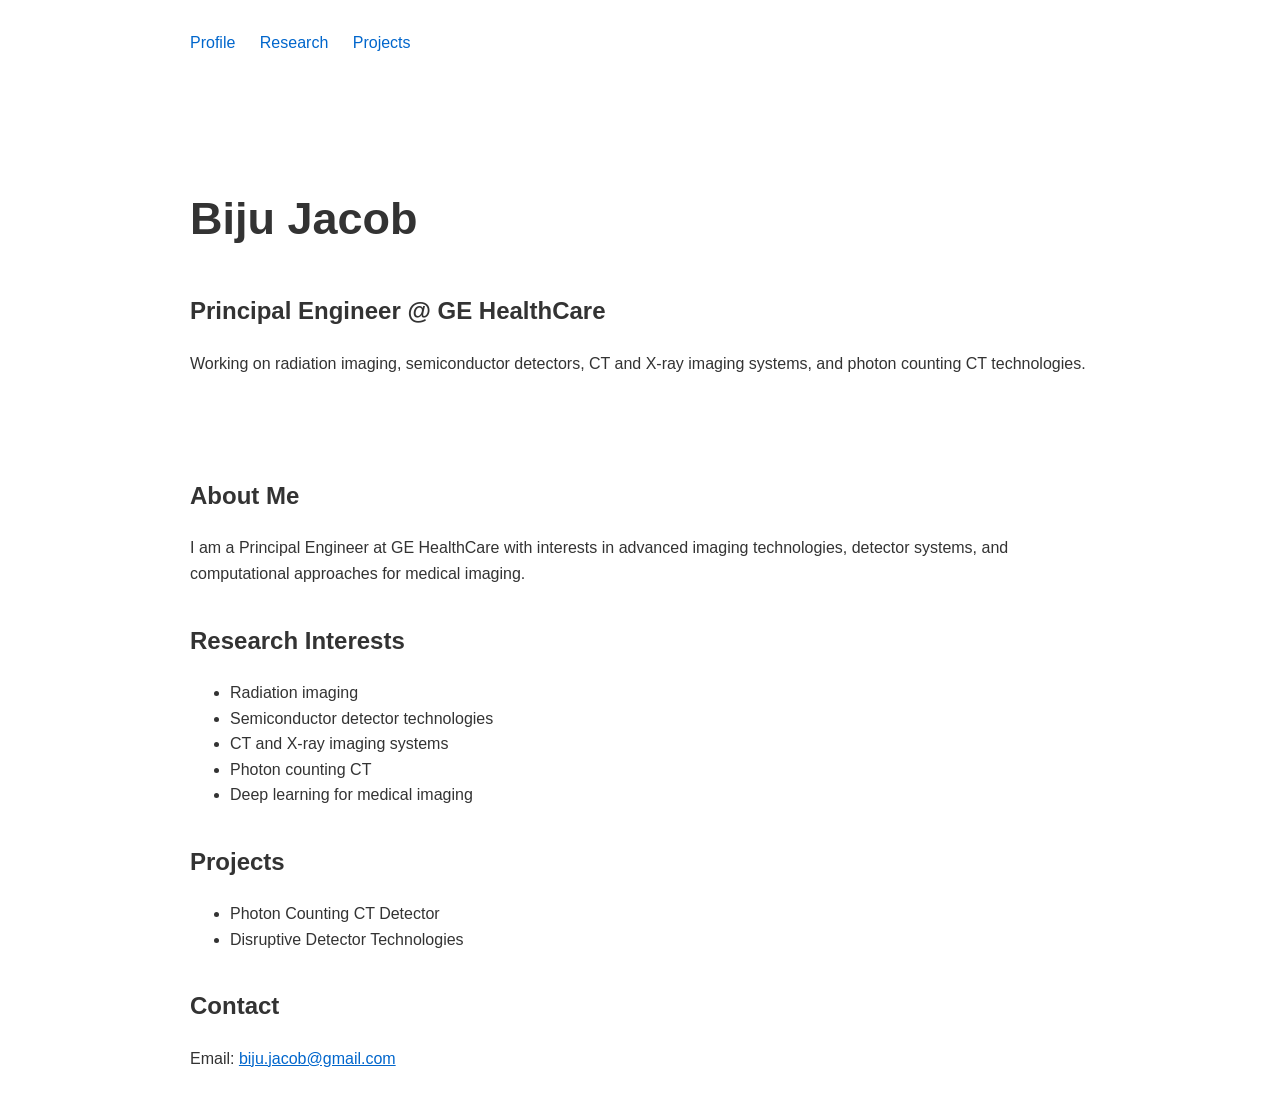
<file: index.html>
<!DOCTYPE html>
<html>

<head>

    <title>Biju Jacob | Principal Engineer</title>

    <link rel="stylesheet" href="style.css">

</head>


<body>


<nav>

    <a href="index.html">Profile</a>

    <a href="research.html">Research</a>

    <a href="projects.html">Projects</a>

</nav>



<section class="hero">

<h1>Biju Jacob</h1>

<h2>Principal Engineer @ GE HealthCare</h2>

<p>
Working on radiation imaging, semiconductor detectors,
CT and X-ray imaging systems, and photon counting CT technologies.
</p>

</section>




<div class="section">


<h2>About Me</h2>

<p>

I am a Principal Engineer at GE HealthCare with interests in
advanced imaging technologies, detector systems, and computational
approaches for medical imaging.

</p>

</div>





<div class="section">


<h2>Research Interests</h2>

<ul>

<li>
Radiation imaging
</li>

<li>
Semiconductor detector technologies
</li>

<li>
CT and X-ray imaging systems
</li>

<li>
Photon counting CT
</li>

<li>
Deep learning for medical imaging
</li>

</ul>


</div>





<div class="section">


<h2>Projects</h2>


<ul>

<li>
Photon Counting CT Detector
</li>


<li>
Disruptive Detector Technologies
</li>


</ul>


</div>





<div class="section">


<h2>Contact</h2>


<p>

Email:
<a href="mailto:biju.jacob@gmail.com">
biju.jacob@gmail.com
</a>

</p>


</div>




</body>

</html>
</file>
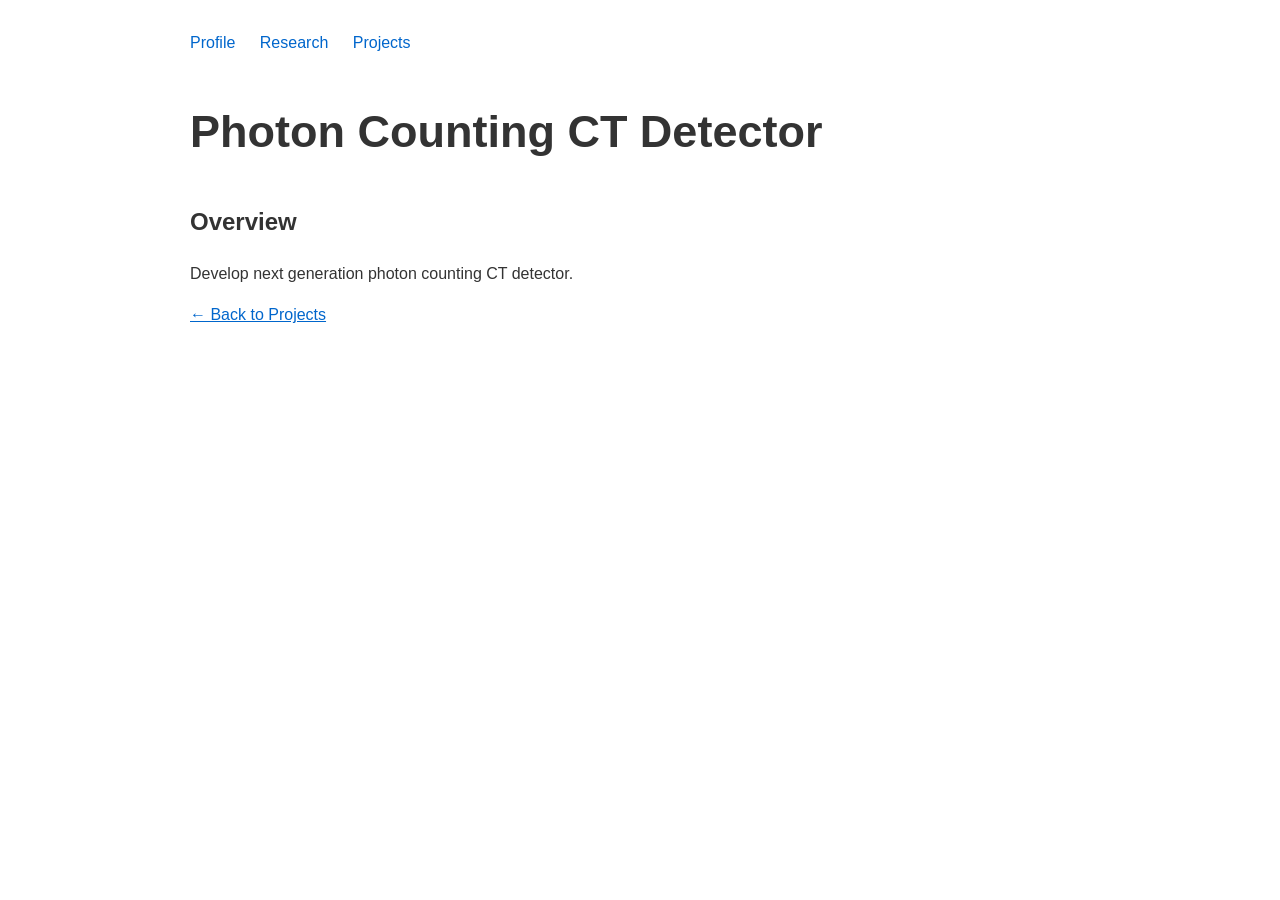
<file: pcct.html>
<!DOCTYPE html>

<html>

<head>

<title>Photon Counting CT Detector</title>

<link rel="stylesheet" href="style.css">

</head>


<body>


<nav>

<a href="index.html">Profile</a>

<a href="research.html">Research</a>

<a href="projects.html">Projects</a>

</nav>



<h1>Photon Counting CT Detector</h1>


<h2>Overview</h2>

<p>

Develop next generation photon counting CT detector.

</p>





<a href="projects.html">
← Back to Projects
</a>


</body>

</html>
</file>
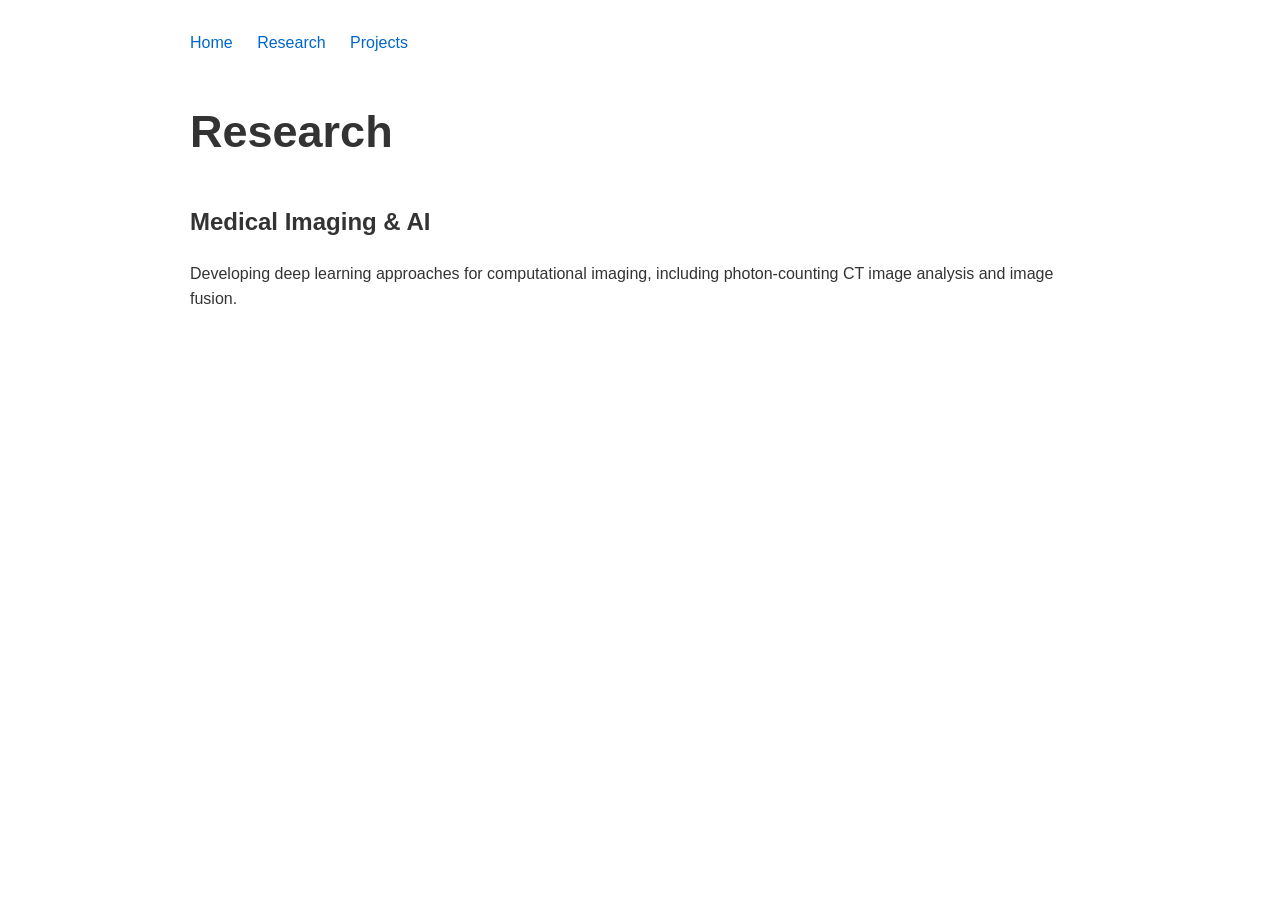
<file: research.html>
<!DOCTYPE html>

<html>

<head>

<title>Research</title>

<link rel="stylesheet" href="style.css">

</head>


<body>


<nav>
<a href="index.html">Home</a>
<a href="research.html">Research</a>
<a href="projects.html">Projects</a>
</nav>



<h1>Research</h1>


<h2>Medical Imaging & AI</h2>

<p>

Developing deep learning approaches for computational imaging,
including photon-counting CT image analysis and image fusion.

</p>






</body>

</html>
</file>
<file: style.css>
body {

font-family: Arial, Helvetica, sans-serif;

max-width: 900px;

margin: auto;

padding: 30px;

line-height: 1.6;

color: #333;

}


nav {

margin-bottom: 40px;

}


nav a {

margin-right: 20px;

text-decoration: none;

}


.hero {

padding: 50px 0;

}


h1 {

font-size: 45px;

}


h2 {

margin-top: 35px;

}

a {

    color: #0066cc;

}


a:hover {

    text-decoration: underline;

}
</file>
